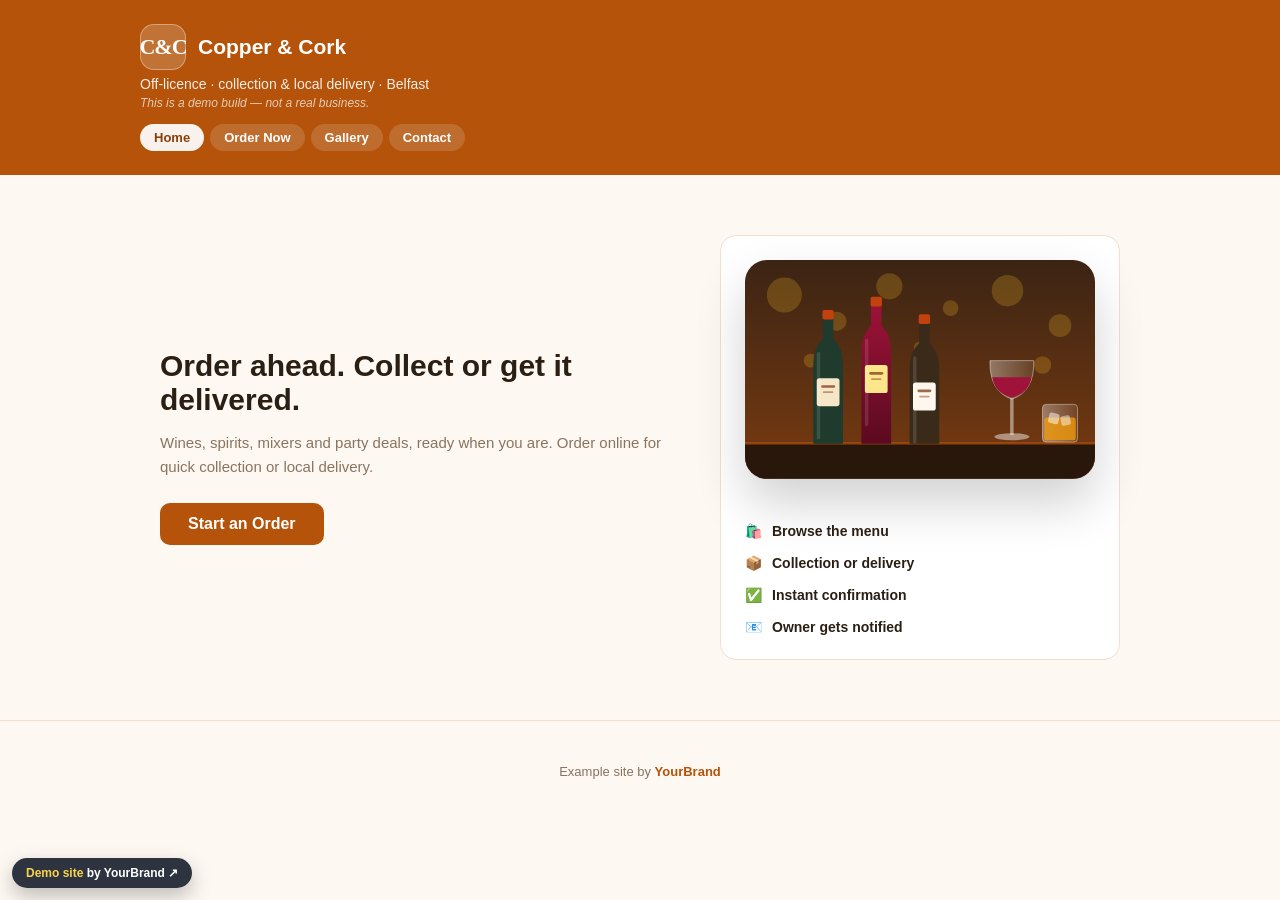
<file: index.html>
<!DOCTYPE html>
<html lang="en">
<head>
<meta charset="UTF-8">
<meta name="viewport" content="width=device-width, initial-scale=1.0">
<title>Copper &amp; Cork | Home</title>
<link rel="stylesheet" href="styles.css">
<link rel="stylesheet" href="enhance.css">
</head>
<body data-theme="order">

  <header class="site-header">
    <div class="header-inner">
      <div class="brand">
        <div class="brand-logo" aria-hidden="true">C&amp;C</div>
        <span class="brand-name">Copper &amp; Cork</span>
      </div>
      <p class="tagline">Off-licence · collection &amp; local delivery · Belfast</p>
      <p class="hours-line">This is a demo build — not a real business.</p>
      <nav class="site-nav">
        <a href="index.html" class="active">Home</a>
        <a href="booking.html">Order Now</a>
        <a href="gallery.html">Gallery</a>
        <a href="contact.html">Contact</a>
      </nav>
    </div>
  </header>

  <main class="hero-split">
    <div class="hero-split-text">
      <h1>Order ahead. Collect or get it delivered.</h1>
      <p>Wines, spirits, mixers and party deals, ready when you are. Order online for quick collection or local delivery.</p>
      <a href="booking.html" class="cta-btn">Start an Order</a>
    </div>
    <div class="hero-split-panel">
      <div class="hero-art" data-hero-art></div>
      <div class="split-feature">🛍️ <span>Browse the menu</span></div>
      <div class="split-feature">📦 <span>Collection or delivery</span></div>
      <div class="split-feature">✅ <span>Instant confirmation</span></div>
      <div class="split-feature">📧 <span>Owner gets notified</span></div>
    </div>
  </main>

  <footer class="site-footer">
    <p>Example site by <a href="https://yourbrand5241.netlify.app" target="_blank" rel="noopener">YourBrand</a></p>
  </footer>

<script src="enhance.js" defer></script>
</body>
</html>
</file>
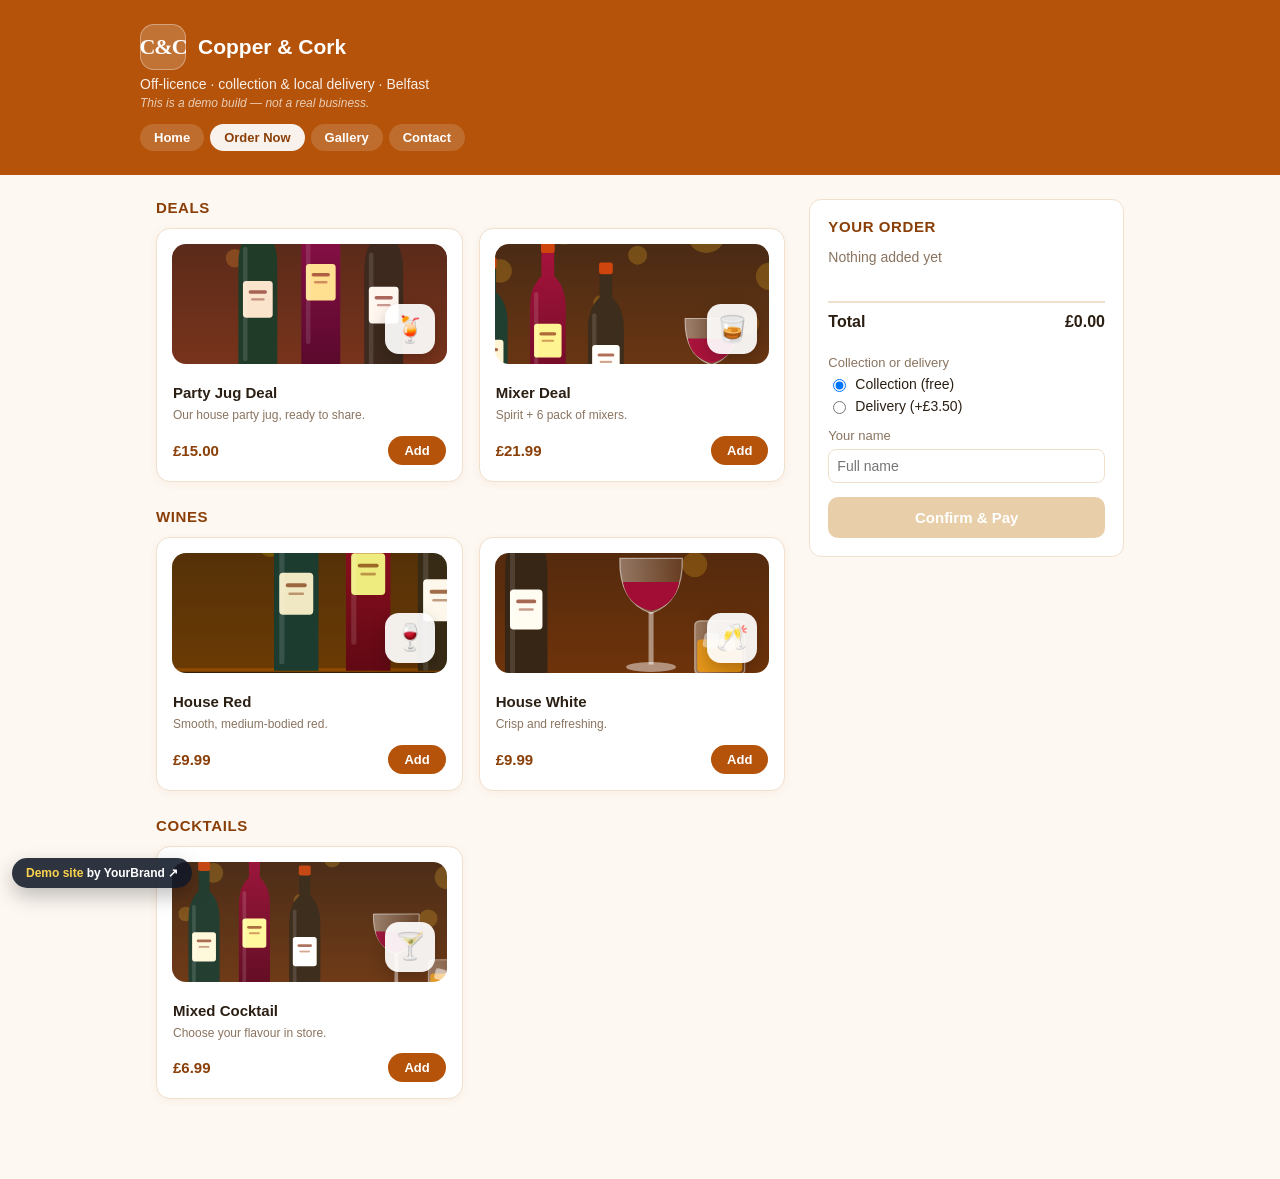
<file: booking.html>
<!DOCTYPE html>
<html lang="en">
<head>
<meta charset="UTF-8">
<meta name="viewport" content="width=device-width, initial-scale=1.0">
<title>Copper &amp; Cork | Ordering Demo</title>
<link rel="stylesheet" href="styles.css">
<link rel="stylesheet" href="enhance.css">
</head>
<body data-theme="order">

  <header class="site-header">
    <div class="header-inner">
      <div class="brand">
        <div class="brand-logo" aria-hidden="true">C&amp;C</div>
        <span class="brand-name">Copper &amp; Cork</span>
      </div>
      <p class="tagline">Off-licence · collection &amp; local delivery · Belfast</p>
      <p class="hours-line">This is a demo build — not a real business.</p>
      <nav class="site-nav">
        <a href="index.html">Home</a>
        <a href="booking.html" class="active">Order Now</a>
        <a href="gallery.html">Gallery</a>
        <a href="contact.html">Contact</a>
      </nav>
    </div>
  </header>

  <main class="page">

    <section class="products-section">
      <h2>Deals</h2>
      <div id="list-deals" class="product-grid"></div>

      <h2 class="section-spacer">Wines</h2>
      <div id="list-wines" class="product-grid"></div>

      <h2 class="section-spacer">Cocktails</h2>
      <div id="list-cocktails" class="product-grid"></div>
    </section>

    <aside class="basket-panel">
      <h2>Your Order</h2>
      <div id="basket-items" class="basket-items">
        <p class="empty-basket">Nothing added yet</p>
      </div>

      <div class="basket-total-row">
        <span>Total</span>
        <span id="basket-total">£0.00</span>
      </div>

      <div class="fulfilment-picker">
        <label>Collection or delivery</label>
        <div class="radio-row">
          <label><input type="radio" name="fulfilment" value="collection" checked> Collection (free)</label>
          <label><input type="radio" name="fulfilment" value="delivery"> Delivery (+£3.50)</label>
        </div>
      </div>

      <div class="slot-picker">
        <label for="customer-name">Your name</label>
        <input type="text" id="customer-name" placeholder="Full name">
      </div>

      <button id="checkout-btn" class="checkout-btn" disabled>Confirm &amp; Pay</button>
    </aside>

  </main>

  <div id="confirmation-overlay" class="overlay hidden">
    <div class="confirmation-box">
      <h3>Order received!</h3>
      <p>This is an example only — no real order has been placed. This shows how a customer's confirmation would look on a live site, including automatic email confirmation and instant owner notification.</p>
      <button id="close-overlay" class="checkout-btn">Close</button>
    </div>
  </div>

  <script src="script.js"></script>
<script src="enhance.js" defer></script>
</body>
</html>
</file>
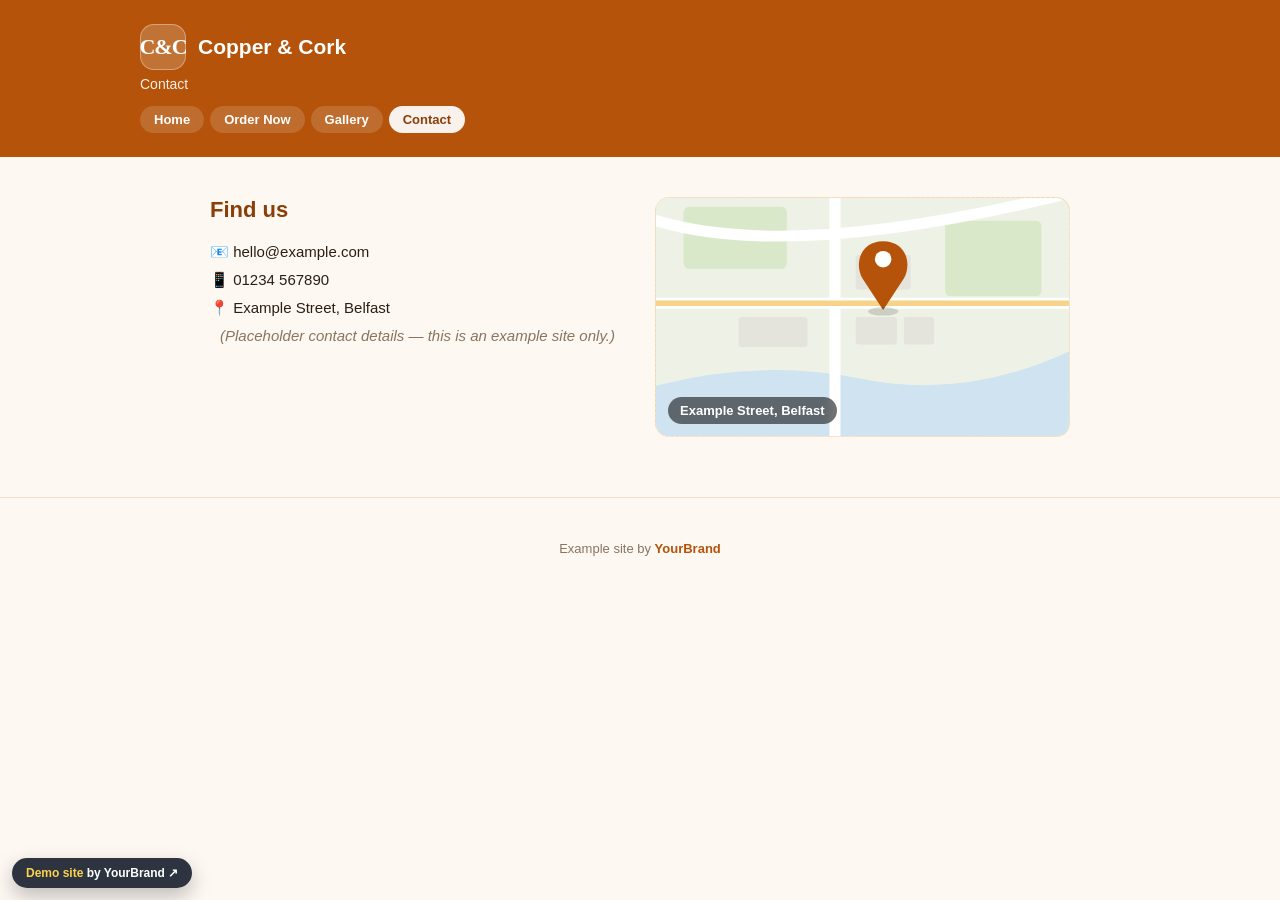
<file: contact.html>
<!DOCTYPE html>
<html lang="en">
<head>
<meta charset="UTF-8">
<meta name="viewport" content="width=device-width, initial-scale=1.0">
<title>Copper &amp; Cork | Contact</title>
<link rel="stylesheet" href="styles.css">
<link rel="stylesheet" href="enhance.css">
</head>
<body data-theme="order">

  <header class="site-header">
    <div class="header-inner">
      <div class="brand">
        <div class="brand-logo" aria-hidden="true">C&amp;C</div>
        <span class="brand-name">Copper &amp; Cork</span>
      </div>
      <p class="tagline">Contact</p>
      <nav class="site-nav">
        <a href="index.html">Home</a>
        <a href="booking.html">Order Now</a>
        <a href="gallery.html">Gallery</a>
        <a href="contact.html" class="active">Contact</a>
      </nav>
    </div>
  </header>

  <main class="contact-split">
    <div class="contact-split-info">
      <h1 class="page-title">Find us</h1>
      <p>📧 hello@example.com</p>
      <p>📱 01234 567890</p>
      <p>📍 Example Street, Belfast</p>
      <p class="page-note">(Placeholder contact details — this is an example site only.)</p>
    </div>
    <div class="contact-split-map">🗺️ Map location</div>
  </main>

  <footer class="site-footer">
    <p>Example site by <a href="https://yourbrand5241.netlify.app" target="_blank" rel="noopener">YourBrand</a></p>
  </footer>

<script src="enhance.js" defer></script>
</body>
</html>
</file>
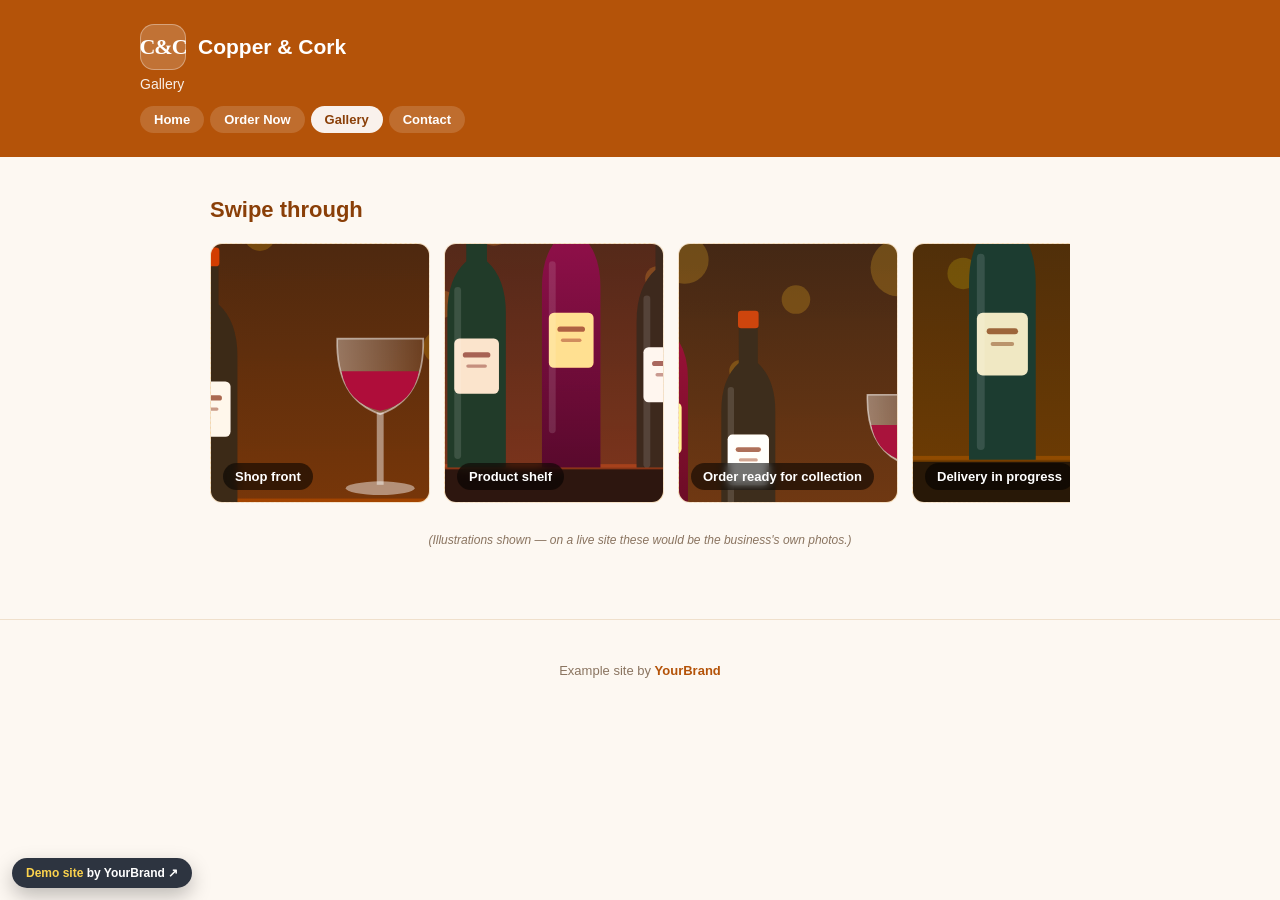
<file: gallery.html>
<!DOCTYPE html>
<html lang="en">
<head>
<meta charset="UTF-8">
<meta name="viewport" content="width=device-width, initial-scale=1.0">
<title>Copper &amp; Cork | Gallery</title>
<link rel="stylesheet" href="styles.css">
<link rel="stylesheet" href="enhance.css">
</head>
<body data-theme="order">

  <header class="site-header">
    <div class="header-inner">
      <div class="brand">
        <div class="brand-logo" aria-hidden="true">C&amp;C</div>
        <span class="brand-name">Copper &amp; Cork</span>
      </div>
      <p class="tagline">Gallery</p>
      <nav class="site-nav">
        <a href="index.html">Home</a>
        <a href="booking.html">Order Now</a>
        <a href="gallery.html" class="active">Gallery</a>
        <a href="contact.html">Contact</a>
      </nav>
    </div>
  </header>

  <main class="simple-page">
    <p class="page-title">Swipe through</p>
    <div class="gallery-scroll">
      <div class="gallery-tile-wide">📸 Shop front</div>
      <div class="gallery-tile-wide">📸 Product shelf</div>
      <div class="gallery-tile-wide">📸 Order ready for collection</div>
      <div class="gallery-tile-wide">📸 Delivery in progress</div>
      <div class="gallery-tile-wide">📸 Behind the counter</div>
    </div>
    <p class="page-note">(Placeholder gallery — scrolls horizontally, swipe or drag to see more.)</p>
  </main>

  <footer class="site-footer">
    <p>Example site by <a href="https://yourbrand5241.netlify.app" target="_blank" rel="noopener">YourBrand</a></p>
  </footer>

<script src="enhance.js" defer></script>
</body>
</html>
</file>
<file: styles.css>
:root {
  --brand: #b45309;
  --brand-dark: #8a3f08;
  --accent: #fbbf24;
  --bg: #fdf8f2;
  --card: #ffffff;
  --text: #2b1f14;
  --muted: #8a7460;
  --border: #f0e0cc;
}

* { box-sizing: border-box; }

body {
  margin: 0;
  font-family: -apple-system, "Segoe UI", Roboto, Helvetica, Arial, sans-serif;
  background: var(--bg);
  color: var(--text);
}

.site-header {
  background: var(--brand);
  color: white;
  padding: 24px 20px;
}

.header-inner {
  max-width: 1000px;
  margin: 0 auto;
}

.brand {
  display: flex;
  align-items: center;
  gap: 12px;
}

.brand-mark {
  width: 44px;
  height: 44px;
  border-radius: 12px;
  background: rgba(255,255,255,0.2);
  display: flex;
  align-items: center;
  justify-content: center;
  font-size: 22px;
}

.brand-name {
  font-size: 21px;
  font-weight: 700;
}

.tagline {
  margin: 6px 0 0;
  opacity: 0.9;
  font-size: 14px;
}

.hours-line {
  margin: 4px 0 0;
  opacity: 0.7;
  font-size: 12px;
  font-style: italic;
}

.page {
  max-width: 1000px;
  margin: 0 auto;
  padding: 24px 16px 80px;
  display: grid;
  grid-template-columns: 1fr;
  gap: 24px;
}

@media (min-width: 800px) {
  .page {
    grid-template-columns: 2fr 1fr;
    align-items: flex-start;
  }
}

h2 {
  font-size: 15px;
  text-transform: uppercase;
  letter-spacing: 0.04em;
  color: var(--brand-dark);
  margin: 0 0 12px;
  font-weight: 700;
}

.section-spacer { margin-top: 26px; }

.product-grid {
  display: grid;
  grid-template-columns: repeat(auto-fill, minmax(200px, 1fr));
  gap: 16px;
}

.product-card {
  background: var(--card);
  border: 1px solid var(--border);
  border-radius: 14px;
  padding: 16px;
  display: flex;
  flex-direction: column;
  gap: 6px;
  box-shadow: 0 2px 8px rgba(180, 83, 9, 0.06);
}

.product-name {
  font-weight: 700;
  font-size: 15px;
}

.product-desc {
  font-size: 12px;
  color: var(--muted);
  line-height: 1.4;
  flex-grow: 1;
}

.product-footer {
  display: flex;
  align-items: center;
  justify-content: space-between;
  margin-top: 6px;
}

.product-price {
  font-size: 15px;
  font-weight: 700;
  color: var(--brand-dark);
}

.add-btn {
  background: var(--brand);
  color: white;
  border: none;
  border-radius: 20px;
  padding: 7px 16px;
  font-size: 13px;
  font-weight: 600;
  cursor: pointer;
}

.add-btn:hover { background: var(--brand-dark); }

.basket-panel {
  background: var(--card);
  border: 1px solid var(--border);
  border-radius: 12px;
  padding: 18px;
  position: sticky;
  top: 16px;
  height: fit-content;
}

.basket-items { min-height: 40px; margin-bottom: 12px; }
.empty-basket { color: var(--muted); font-size: 14px; }

.basket-row {
  display: flex;
  justify-content: space-between;
  align-items: center;
  font-size: 14px;
  padding: 6px 0;
  border-bottom: 1px solid var(--border);
}

.basket-row button {
  background: none;
  border: none;
  color: var(--muted);
  cursor: pointer;
  font-size: 13px;
}

.basket-total-row {
  display: flex;
  justify-content: space-between;
  font-weight: 700;
  font-size: 16px;
  padding: 10px 0;
  border-top: 2px solid var(--border);
  margin-top: 6px;
}

.fulfilment-picker {
  margin: 14px 0;
  display: flex;
  flex-direction: column;
  gap: 6px;
}

.fulfilment-picker label { font-size: 13px; color: var(--muted); }

.radio-row {
  display: flex;
  flex-direction: column;
  gap: 6px;
  font-size: 14px;
  color: var(--text);
}

.radio-row label {
  display: flex;
  align-items: center;
  gap: 6px;
  font-size: 14px;
  color: var(--text);
}

.slot-picker {
  margin: 14px 0;
  display: flex;
  flex-direction: column;
  gap: 6px;
}

.slot-picker label { font-size: 13px; color: var(--muted); }

.slot-picker input {
  padding: 8px;
  border-radius: 8px;
  border: 1px solid var(--border);
  font-size: 14px;
}

.checkout-btn {
  width: 100%;
  background: var(--brand);
  color: white;
  border: none;
  border-radius: 10px;
  padding: 12px;
  font-size: 15px;
  font-weight: 600;
  cursor: pointer;
}

.checkout-btn:disabled { background: #e8cfa9; cursor: not-allowed; }
.checkout-btn:not(:disabled):hover { background: var(--brand-dark); }

.overlay {
  position: fixed;
  inset: 0;
  background: rgba(0,0,0,0.5);
  display: flex;
  align-items: center;
  justify-content: center;
  padding: 20px;
}

.overlay.hidden { display: none; }

.confirmation-box {
  background: white;
  border-radius: 14px;
  padding: 24px;
  max-width: 380px;
  text-align: center;
}

.confirmation-box h3 { margin-top: 0; color: var(--brand-dark); }
.confirmation-box p { color: var(--muted); font-size: 14px; line-height: 1.5; }

.site-nav {
  margin-top: 14px;
  display: flex;
  gap: 6px;
  flex-wrap: wrap;
}

.site-nav a {
  color: white;
  text-decoration: none;
  font-size: 13px;
  font-weight: 600;
  padding: 6px 14px;
  border-radius: 20px;
  background: rgba(255,255,255,0.15);
}

.site-nav a.active { background: rgba(255,255,255,0.92); color: var(--brand-dark); }

.hero-split {
  max-width: 1000px;
  margin: 0 auto;
  padding: 60px 20px;
  display: grid;
  grid-template-columns: 1.3fr 1fr;
  gap: 40px;
  align-items: center;
}

@media (max-width: 700px) {
  .hero-split { grid-template-columns: 1fr; }
}

.hero-split-text h1 { font-size: 30px; margin: 0 0 14px; }
.hero-split-text p { color: var(--muted); font-size: 15px; line-height: 1.6; margin: 0 0 24px; }

.cta-btn {
  display: inline-block;
  background: var(--brand);
  color: white;
  text-decoration: none;
  font-weight: 700;
  padding: 12px 28px;
  border-radius: 10px;
}

.cta-btn:hover { background: var(--brand-dark); }

.hero-split-panel {
  background: var(--card);
  border: 1px solid var(--border);
  border-radius: 16px;
  padding: 24px;
  display: flex;
  flex-direction: column;
  gap: 16px;
}

.split-feature {
  display: flex;
  align-items: center;
  gap: 10px;
  font-size: 14px;
  font-weight: 600;
}

.simple-page {
  max-width: 900px;
  margin: 0 auto;
  padding: 40px 20px 60px;
}

.page-title { font-size: 22px; margin: 0 0 20px; font-weight: 700; color: var(--brand-dark); }

.gallery-scroll {
  display: flex;
  gap: 14px;
  overflow-x: auto;
  padding-bottom: 10px;
}

.gallery-tile-wide {
  flex: 0 0 220px;
  height: 260px;
  background: linear-gradient(135deg, #fbe9d3, #f3d3a3);
  border: 1px dashed var(--border);
  border-radius: 12px;
  display: flex;
  align-items: center;
  justify-content: center;
  color: var(--muted);
  font-size: 13px;
  text-align: center;
  padding: 10px;
}

.page-note {
  text-align: center;
  color: var(--muted);
  font-size: 12px;
  font-style: italic;
  margin-top: 20px;
}

.contact-split {
  max-width: 900px;
  margin: 0 auto;
  padding: 40px 20px 60px;
  display: grid;
  grid-template-columns: 1fr 1fr;
  gap: 30px;
}

@media (max-width: 700px) {
  .contact-split { grid-template-columns: 1fr; }
}

.contact-split-info p { font-size: 15px; margin: 10px 0; }

.contact-split-map {
  background: linear-gradient(135deg, #fbe9d3, #f3d3a3);
  border: 1px dashed var(--border);
  border-radius: 14px;
  min-height: 200px;
  display: flex;
  align-items: center;
  justify-content: center;
  color: var(--muted);
  font-size: 15px;
}

.site-footer {
  text-align: center;
  padding: 30px 20px;
  color: var(--muted);
  font-size: 13px;
  border-top: 1px solid var(--border);
}

.site-footer a { color: var(--brand); font-weight: 600; text-decoration: none; }
</file>
<file: enhance.css>
/* Demo site polish: artwork, product images, logo, demo label */
.brand-logo { width: 46px; height: 46px; border-radius: 14px; display: flex; align-items: center; justify-content: center; background: rgba(255, 255, 255, .18); border: 1px solid rgba(255, 255, 255, .35); font-weight: 800; font-size: 22px; letter-spacing: -1px; color: #fff; font-family: Georgia, "Times New Roman", serif; }

.hero-art { width: 100%; max-width: 640px; aspect-ratio: 16 / 10; margin: 0 auto 28px; border-radius: 22px; overflow: hidden; box-shadow: 0 24px 50px rgba(0, 0, 0, .18); }
.hero-art svg { width: 100%; height: 100%; display: block; }
.hero-art.wide { max-width: 900px; aspect-ratio: 16 / 7; }

.art-tile { position: relative; overflow: hidden; padding: 0 !important; display: block !important; color: #fff !important; }
.art-tile .art-svg, .art-map svg { position: absolute; inset: 0; width: 100%; height: 100%; display: block; }
.art-tile:hover .art-svg { transform: scale(1.05); }
.art-tile .art-svg { transition: transform .6s ease; }
.art-cap { position: absolute; left: 12px; bottom: 12px; z-index: 2; padding: 6px 12px; border-radius: 20px; background: rgba(0, 0, 0, .55); color: #fff; font-size: 13px; font-weight: 600; backdrop-filter: blur(4px); }

.art-map { position: relative; overflow: hidden; padding: 0 !important; min-height: 240px; }
.map-card { position: relative; height: 240px; border-radius: 18px; overflow: hidden; margin-top: 22px; border: 1px solid var(--border, #ddd); }

.prod-img { position: relative; height: 120px; margin: -1px -1px 14px; border-radius: 14px; overflow: hidden; }
.prod-img .art-svg { position: absolute; inset: 0; width: 100%; height: 100%; display: block; transition: transform .5s ease; }
.product-card:hover .prod-img .art-svg { transform: scale(1.06); }
.prod-ic { position: absolute; right: 12px; bottom: 10px; width: 50px; height: 50px; border-radius: 14px; background: rgba(255, 255, 255, .92); display: flex; align-items: center; justify-content: center; font-size: 26px; box-shadow: 0 6px 16px rgba(0, 0, 0, .2); }

.demo-ribbon { position: fixed; left: 12px; bottom: 12px; z-index: 999; padding: 8px 14px; border-radius: 30px; background: rgba(17, 24, 39, .88); color: #fff !important; font: 600 12px/1.2 -apple-system, "Segoe UI", Roboto, sans-serif; text-decoration: none; box-shadow: 0 8px 20px rgba(0, 0, 0, .25); }
.demo-ribbon b { color: #fcd34d; }

.rv { opacity: 0; transform: translateY(18px); transition: opacity .55s ease, transform .55s ease; }
.rv.in { opacity: 1; transform: none; }
@media (prefers-reduced-motion: reduce) { .rv { opacity: 1; transform: none; transition: none; } .art-tile .art-svg, .prod-img .art-svg { transition: none; } }
</file>
